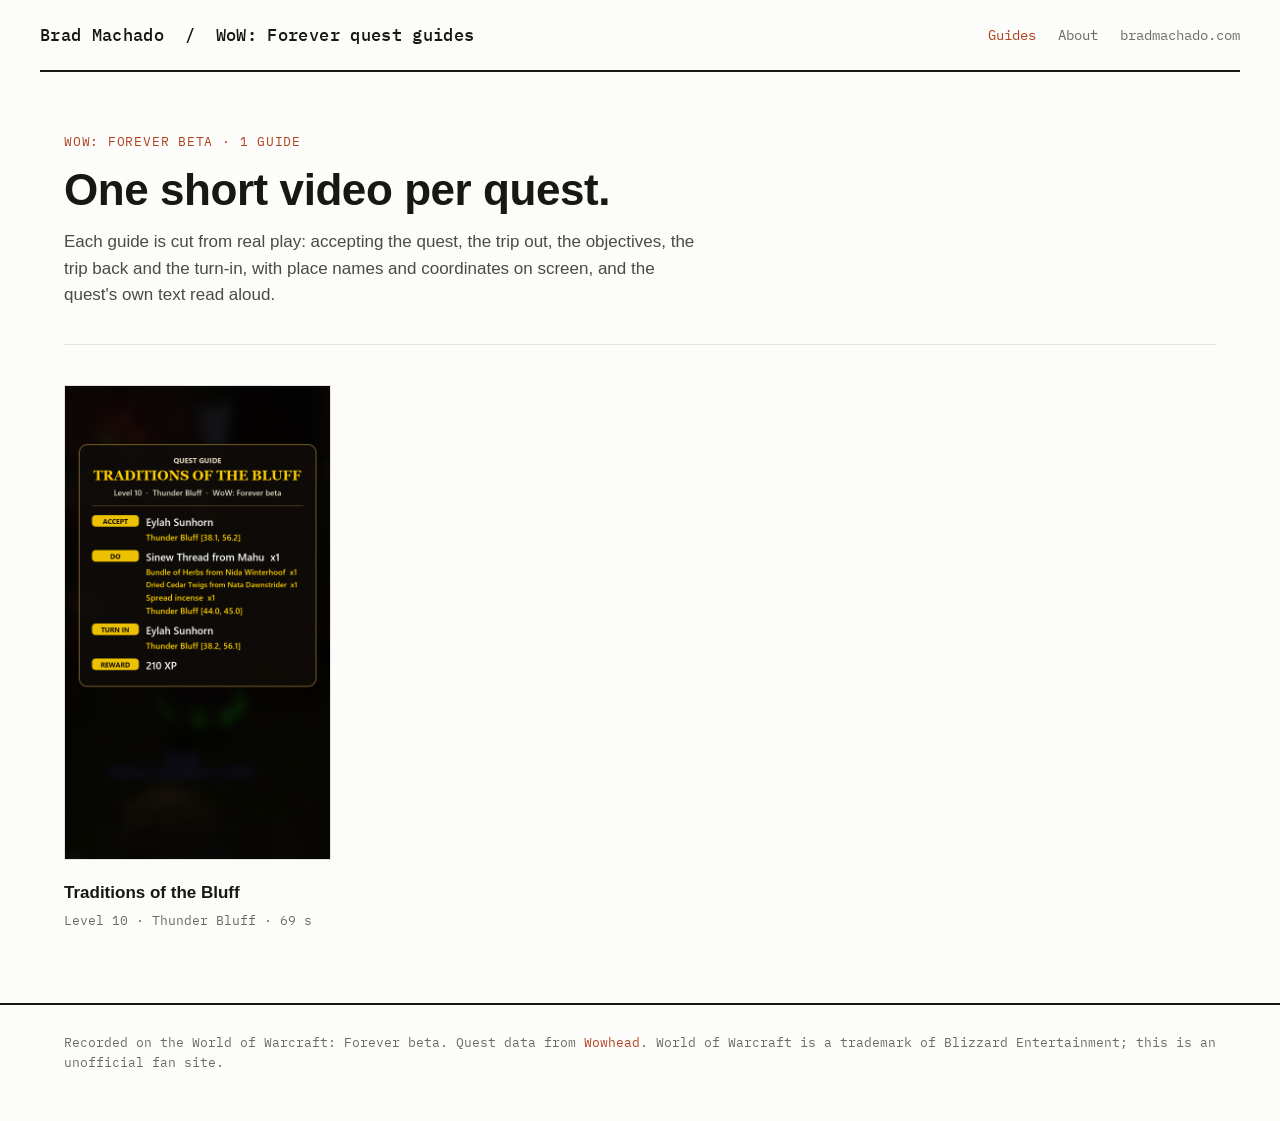
<file: index.html>
<!doctype html>
<html lang="en">
<head>
<meta charset="utf-8">
<meta name="viewport" content="width=device-width, initial-scale=1">
<title>WoW: Forever quest guides — Brad Machado</title>
<meta name="description" content="Short video guides to WoW: Forever quests: where to pick each one up, where to go, what to do, where to turn it in, with coordinates.">
<link rel="canonical" href="https://wow.bradmachado.com/">

<link rel="preconnect" href="https://fonts.googleapis.com">
<link href="https://fonts.googleapis.com/css2?family=IBM+Plex+Mono:wght@400;500&display=swap" rel="stylesheet">
<link rel="stylesheet" href="/css/site.css">
</head>
<body>
<header><div class="container bar">
  <a href="/" class="logo">Brad Machado &nbsp;/&nbsp; WoW: Forever quest guides</a>
  <nav class="nav"><a href="/" class="on">Guides</a><a href="/about/" class="">About</a><a href="https://bradmachado.com/">bradmachado.com</a></nav>
</div></header>
<main><div class="container">
<section class="hero">
  <span class="eyebrow">WoW: Forever beta · 1 guide</span>
  <h1>One short video per quest.</h1>
  <p class="lede">Each guide is cut from real play: accepting the quest, the trip out, the objectives, the trip back and the turn-in, with place names and coordinates on screen, and the quest's own text read aloud.</p>
</section>
<section class="grid"><a class="card" href="/quests/traditions-of-the-bluff/"><img src="/media/traditions-of-the-bluff_card.png" alt="Traditions of the Bluff info card" loading="lazy">
<h3>Traditions of the Bluff</h3><p class="meta">Level 10 · Thunder Bluff · 69 s</p></a></section>
</div></main>
<footer><div class="container">Recorded on the World of Warcraft: Forever beta. Quest data from <a href="https://www.wowhead.com/forever">Wowhead</a>. World of Warcraft is a trademark of Blizzard Entertainment; this is an unofficial fan site.</div></footer>
</body>
</html>
</file>
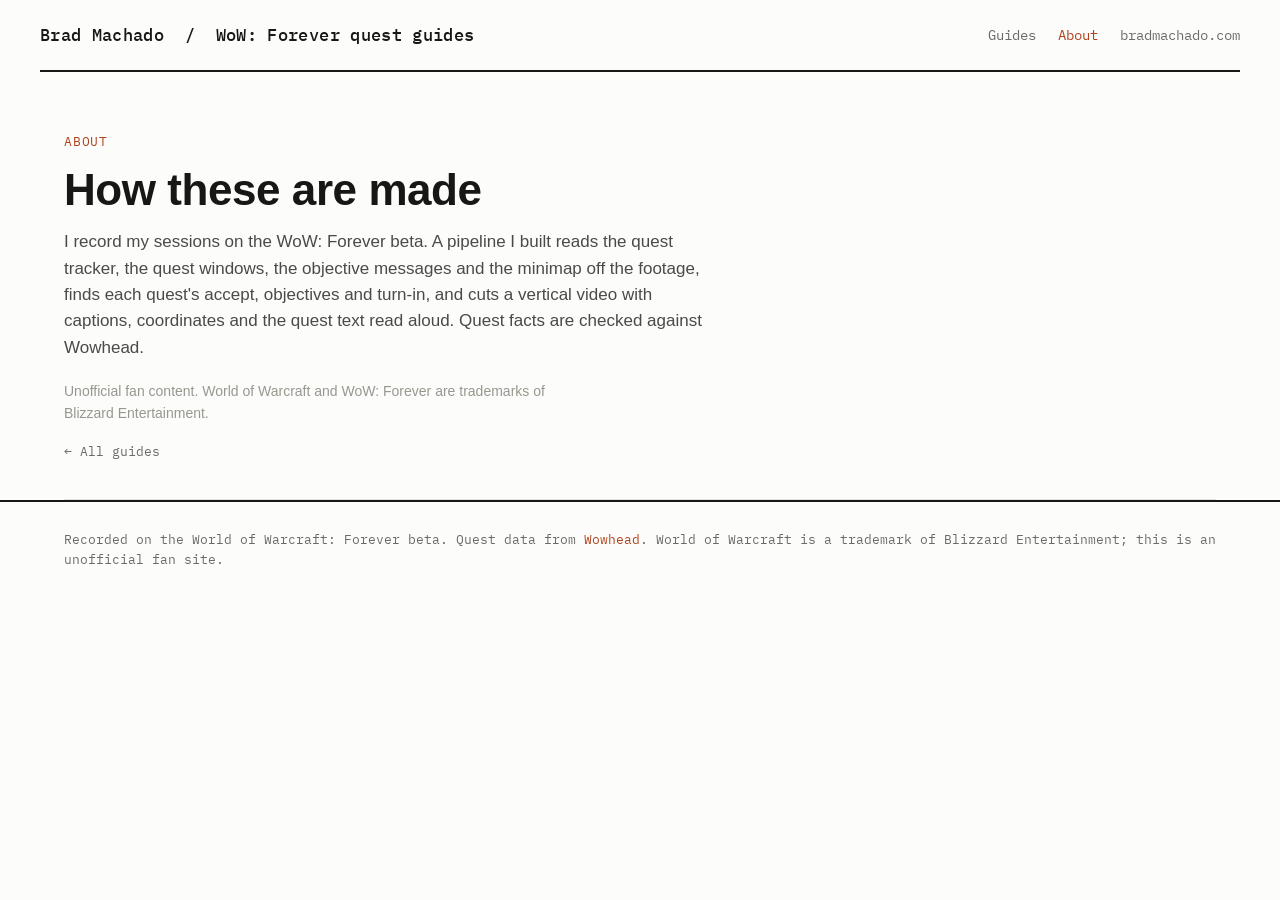
<file: about/index.html>
<!doctype html>
<html lang="en">
<head>
<meta charset="utf-8">
<meta name="viewport" content="width=device-width, initial-scale=1">
<title>About — WoW: Forever quest guides</title>
<meta name="description" content="How these quest guides are made.">
<link rel="canonical" href="https://wow.bradmachado.com/about/">

<link rel="preconnect" href="https://fonts.googleapis.com">
<link href="https://fonts.googleapis.com/css2?family=IBM+Plex+Mono:wght@400;500&display=swap" rel="stylesheet">
<link rel="stylesheet" href="/css/site.css">
</head>
<body>
<header><div class="container bar">
  <a href="/" class="logo">Brad Machado &nbsp;/&nbsp; WoW: Forever quest guides</a>
  <nav class="nav"><a href="/" class="">Guides</a><a href="/about/" class="on">About</a><a href="https://bradmachado.com/">bradmachado.com</a></nav>
</div></header>
<main><div class="container">
<section class="hero"><span class="eyebrow">About</span><h1>How these are made</h1>
<p class="lede">I record my sessions on the WoW: Forever beta. A pipeline I built reads the quest tracker, the quest windows, the objective messages and the minimap off the footage, finds each quest's accept, objectives and turn-in, and cuts a vertical video with captions, coordinates and the quest text read aloud. Quest facts are checked against Wowhead.</p>
<p class="note" style="margin-top:20px">Unofficial fan content. World of Warcraft and WoW: Forever are trademarks of Blizzard Entertainment.</p>
<p class="meta" style="margin-top:18px"><a href="/">← All guides</a></p></section>
</div></main>
<footer><div class="container">Recorded on the World of Warcraft: Forever beta. Quest data from <a href="https://www.wowhead.com/forever">Wowhead</a>. World of Warcraft is a trademark of Blizzard Entertainment; this is an unofficial fan site.</div></footer>
</body>
</html>
</file>
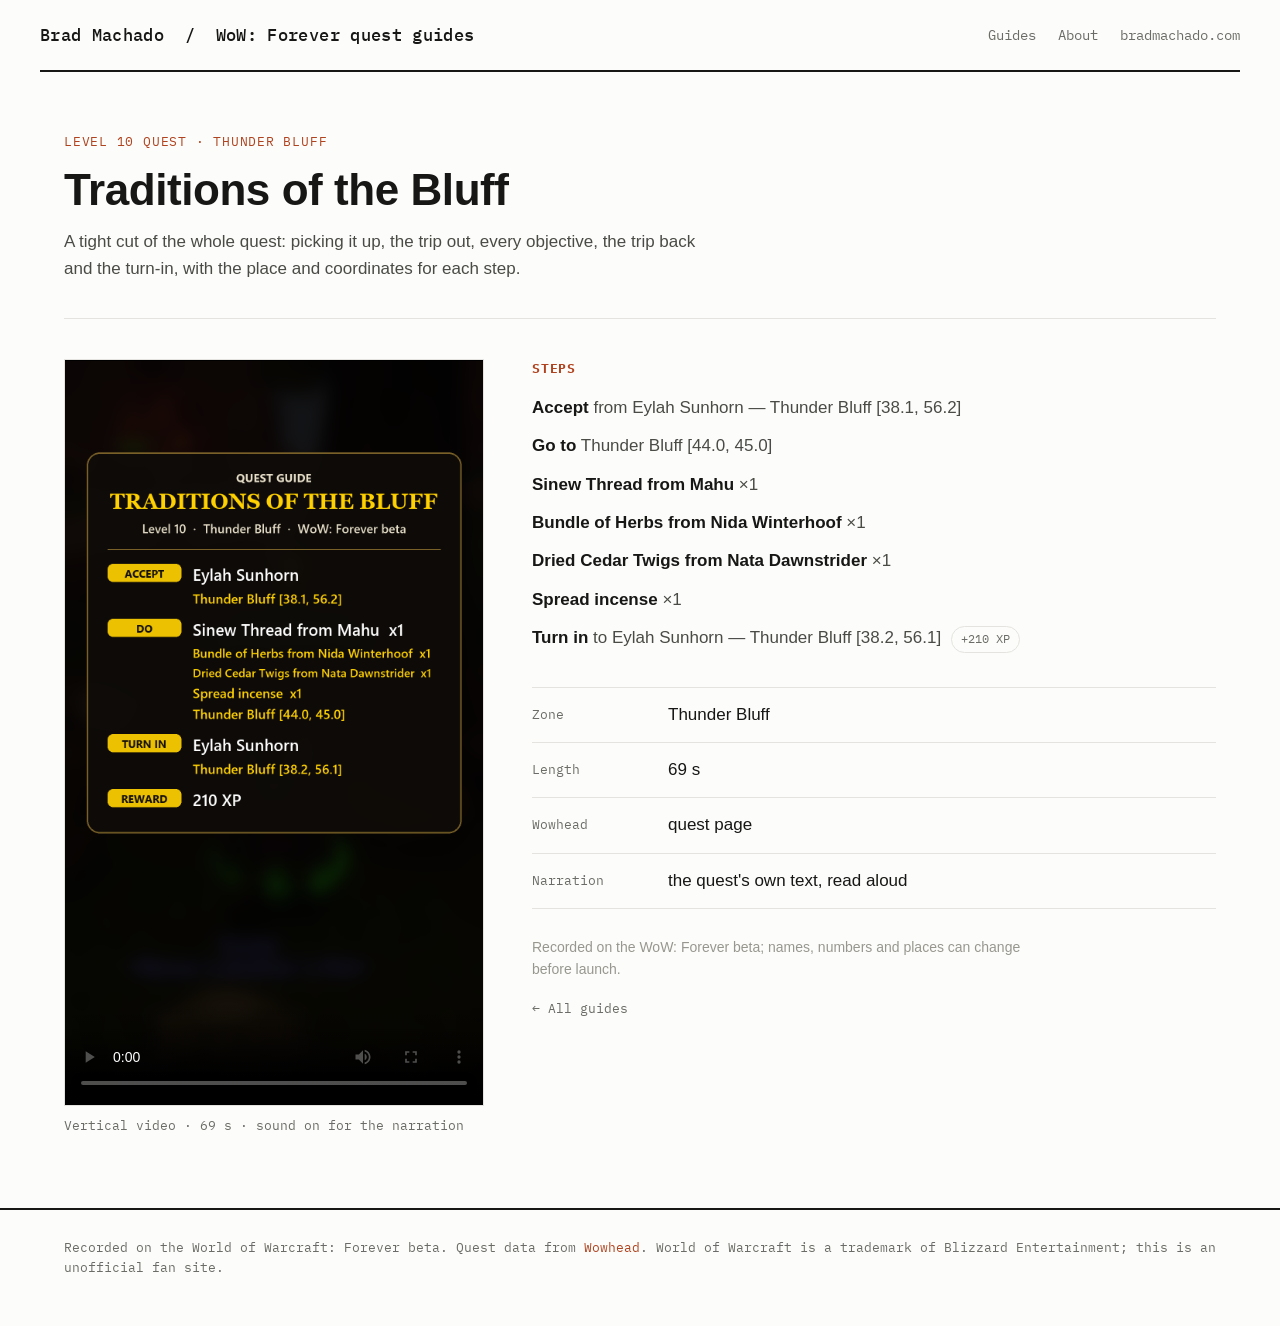
<file: quests/traditions-of-the-bluff/index.html>
<!doctype html>
<html lang="en">
<head>
<meta charset="utf-8">
<meta name="viewport" content="width=device-width, initial-scale=1">
<title>Traditions of the Bluff — WoW: Forever quest guide</title>
<meta name="description" content="How to complete Traditions of the Bluff in WoW: Forever — level 10 quest in Thunder Bluff. Accept, travel, objectives, turn-in, with coordinates.">
<link rel="canonical" href="https://wow.bradmachado.com/quests/traditions-of-the-bluff/">
<meta property="og:title" content="Traditions of the Bluff — WoW: Forever quest guide">
<meta property="og:description" content="How to complete Traditions of the Bluff in WoW: Forever — level 10 quest in Thunder Bluff. Accept, travel, objectives, turn-in, with coordinates.">
<meta property="og:image" content="https://wow.bradmachado.com/media/traditions-of-the-bluff_card.png">
<meta property="og:video" content="https://wow.bradmachado.com/media/traditions-of-the-bluff.mp4">
<meta property="og:type" content="video.other">
<link rel="preconnect" href="https://fonts.googleapis.com">
<link href="https://fonts.googleapis.com/css2?family=IBM+Plex+Mono:wght@400;500&display=swap" rel="stylesheet">
<link rel="stylesheet" href="/css/site.css">
</head>
<body>
<header><div class="container bar">
  <a href="/" class="logo">Brad Machado &nbsp;/&nbsp; WoW: Forever quest guides</a>
  <nav class="nav"><a href="/" class="">Guides</a><a href="/about/" class="">About</a><a href="https://bradmachado.com/">bradmachado.com</a></nav>
</div></header>
<main><div class="container">
<section class="hero">
  <span class="eyebrow">Level 10 quest · Thunder Bluff</span>
  <h1>Traditions of the Bluff</h1>
  <p class="lede">A tight cut of the whole quest: picking it up, the trip out, every objective, the trip back and the turn-in, with the place and coordinates for each step.</p>
</section>
<section class="guide">
  <div>
    <video controls playsinline preload="metadata" poster="/media/traditions-of-the-bluff_card.png">
      <source src="/media/traditions-of-the-bluff.mp4" type="video/mp4">
    </video>
    <p class="meta" style="margin-top:10px">Vertical video · 69 s · sound on for the narration</p>
  </div>
  <div>
    <h2 class="eyebrow" style="margin-bottom:10px">Steps</h2>
    <ol class="steps"><li><b>Accept</b> from Eylah Sunhorn — Thunder Bluff [38.1, 56.2]</li><li><b>Go to</b> Thunder Bluff [44.0, 45.0]</li><li><b>Sinew Thread from Mahu</b> ×1</li><li><b>Bundle of Herbs from Nida Winterhoof</b> ×1</li><li><b>Dried Cedar Twigs from Nata Dawnstrider</b> ×1</li><li><b>Spread incense</b> ×1</li><li><b>Turn in</b> to Eylah Sunhorn — Thunder Bluff [38.2, 56.1] &nbsp;<span class='pill'>+210 XP</span></li></ol>
    <div style="margin-top:28px"><div class="row"><span class="k">Zone</span><span>Thunder Bluff</span></div><div class="row"><span class="k">Length</span><span>69 s</span></div><div class="row"><span class="k">Wowhead</span><span><a href="https://www.wowhead.com/forever/quest=97485">quest page</a></span></div><div class="row"><span class="k">Narration</span><span>the quest's own text, read aloud</span></div></div>
    <p class="note">Recorded on the WoW: Forever beta; names, numbers and places can change before launch.</p>
    <p class="meta" style="margin-top:18px"><a href="/">← All guides</a></p>
  </div>
</section>
</div></main>
<footer><div class="container">Recorded on the World of Warcraft: Forever beta. Quest data from <a href="https://www.wowhead.com/forever">Wowhead</a>. World of Warcraft is a trademark of Blizzard Entertainment; this is an unofficial fan site.</div></footer>
</body>
</html>
</file>
<file: css/site.css>
:root{--bg:#FCFCFA;--ink:#171715;--body:#4A4A46;--muted:#6B6B67;--faint:#98978F;--hair:#E4E3DF;--accent:#B0431F;
--mono:"IBM Plex Mono",ui-monospace,SFMono-Regular,Menlo,Consolas,monospace;--sans:"Helvetica Neue",Helvetica,Arial,sans-serif}
*,*::before,*::after{box-sizing:border-box}body,h1,h2,h3,p,ul,ol,figure{margin:0}ul,ol{padding:0;list-style:none}
body{background:var(--bg);color:var(--ink);font-family:var(--sans);font-size:17px;line-height:1.55;-webkit-font-smoothing:antialiased}
a{color:inherit;text-decoration:none}.container{max-width:1200px;margin:0 auto;padding:0 24px}
.bar{display:flex;justify-content:space-between;align-items:center;padding:22px 0;border-bottom:2px solid var(--ink)}
.logo{font-family:var(--mono);font-weight:500;letter-spacing:.02em}.nav a{font-family:var(--mono);font-size:14px;margin-left:22px;color:var(--muted)}
.nav a:hover,.nav a.on{color:var(--accent)}.eyebrow{font-family:var(--mono);font-size:13px;color:var(--accent);letter-spacing:.06em;text-transform:uppercase}
h1{font-size:clamp(28px,4vw,44px);font-weight:600;letter-spacing:-.01em;line-height:1.15;margin:10px 0 14px}
.lede{color:var(--body);max-width:68ch}.meta{font-family:var(--mono);font-size:13px;color:var(--muted)}
.hero{padding:56px 0 36px;border-bottom:1px solid var(--hair)}
.grid{display:grid;grid-template-columns:repeat(auto-fill,minmax(230px,1fr));gap:28px;padding:40px 0 72px}
.card{display:block}.card img{width:100%;aspect-ratio:9/16;object-fit:cover;background:#ECEBE7;border:1px solid var(--hair)}
.card h3{font-size:17px;font-weight:600;margin:12px 0 4px}.card:hover h3{color:var(--accent)}
.guide{display:grid;grid-template-columns:minmax(0,420px) minmax(0,1fr);gap:48px;padding:40px 0 72px;align-items:start}
@media(max-width:760px){.guide{grid-template-columns:1fr}.hero{padding:36px 0 24px}}
video{width:100%;aspect-ratio:9/16;background:#000;border:1px solid var(--hair);display:block}
.row{display:grid;grid-template-columns:120px 1fr;gap:16px;padding:14px 0;border-top:1px solid var(--hair)}
.row:last-child{border-bottom:1px solid var(--hair)}.row .k{font-family:var(--mono);font-size:13px;color:var(--muted);padding-top:3px}
.steps li{padding:6px 0 6px 0;color:var(--body)}.steps li b{color:var(--ink);font-weight:600}
.pill{display:inline-block;font-family:var(--mono);font-size:12px;padding:3px 9px;border:1px solid var(--hair);border-radius:999px;color:var(--muted);margin-right:8px}
.note{font-size:14px;color:var(--faint);margin-top:28px;max-width:68ch}
footer{padding:28px 0 48px;border-top:2px solid var(--ink);font-family:var(--mono);font-size:13px;color:var(--muted)}
footer a{color:var(--accent)}
</file>
